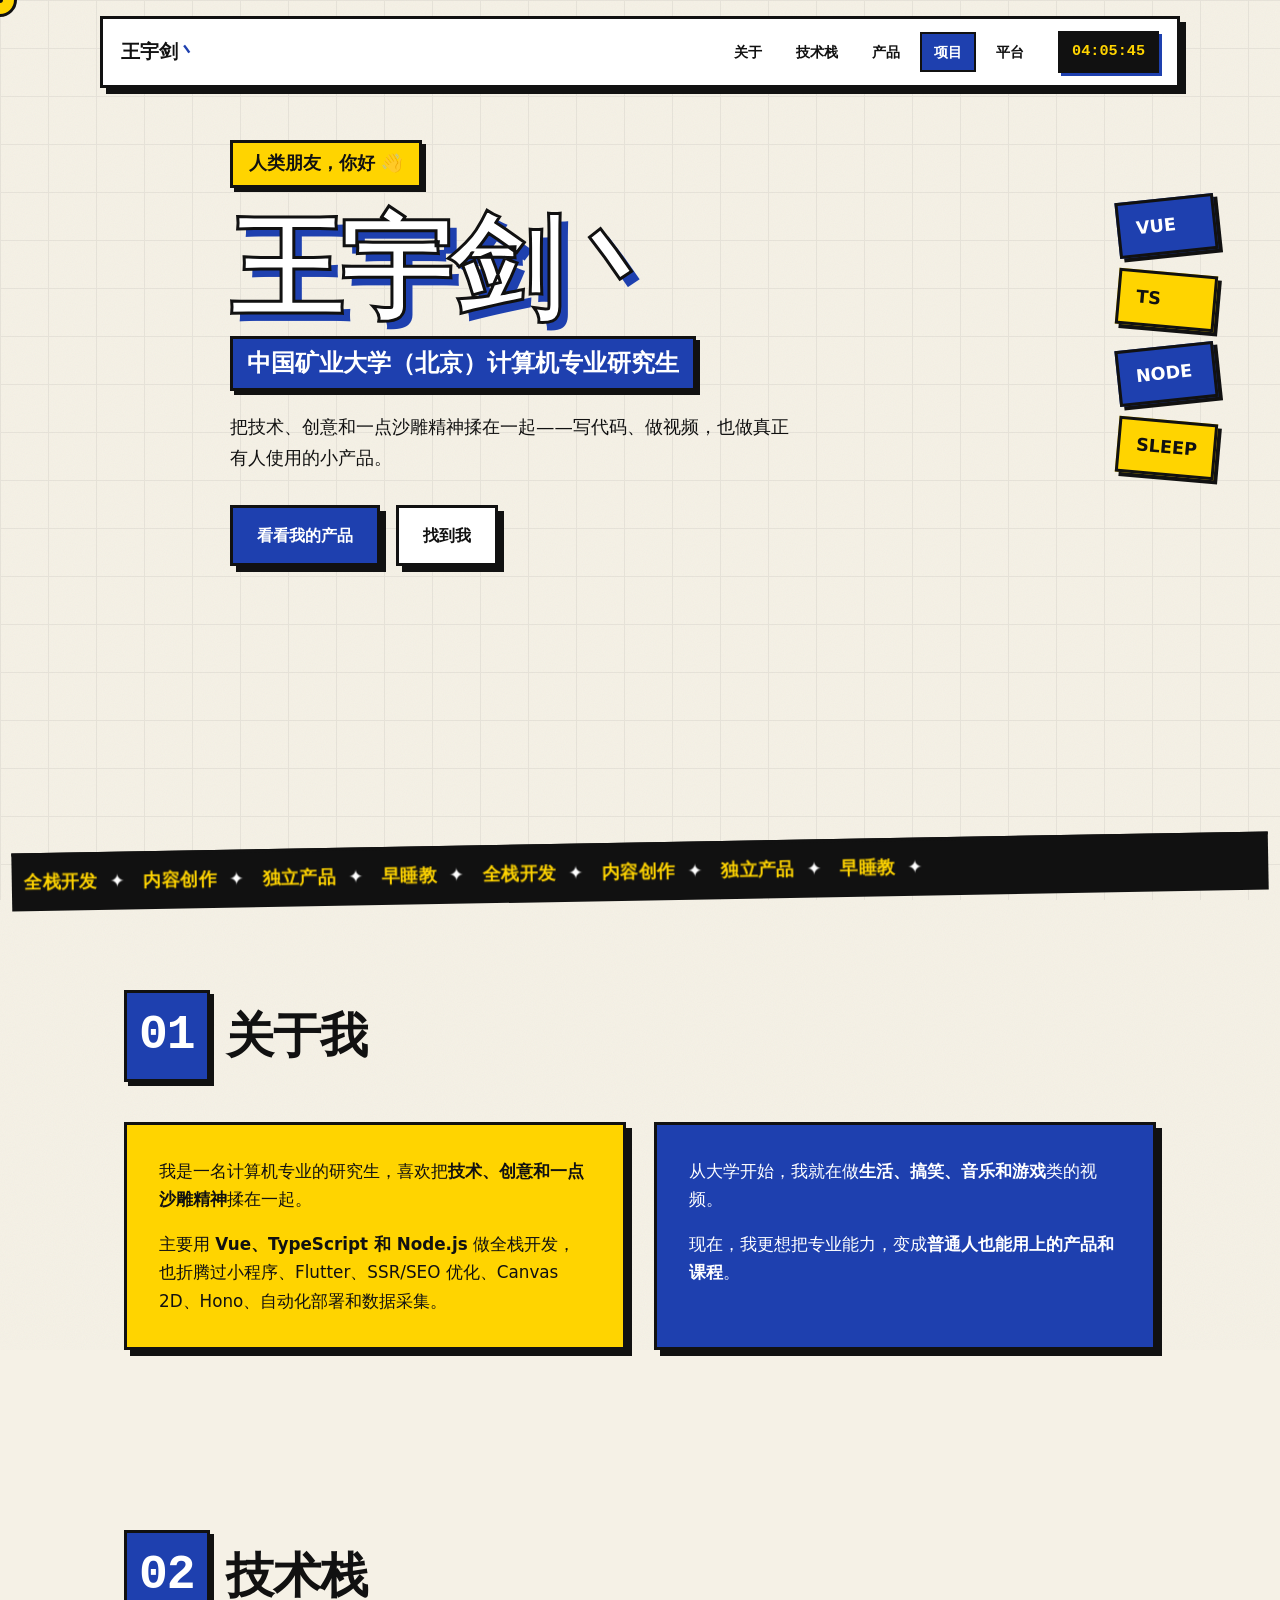
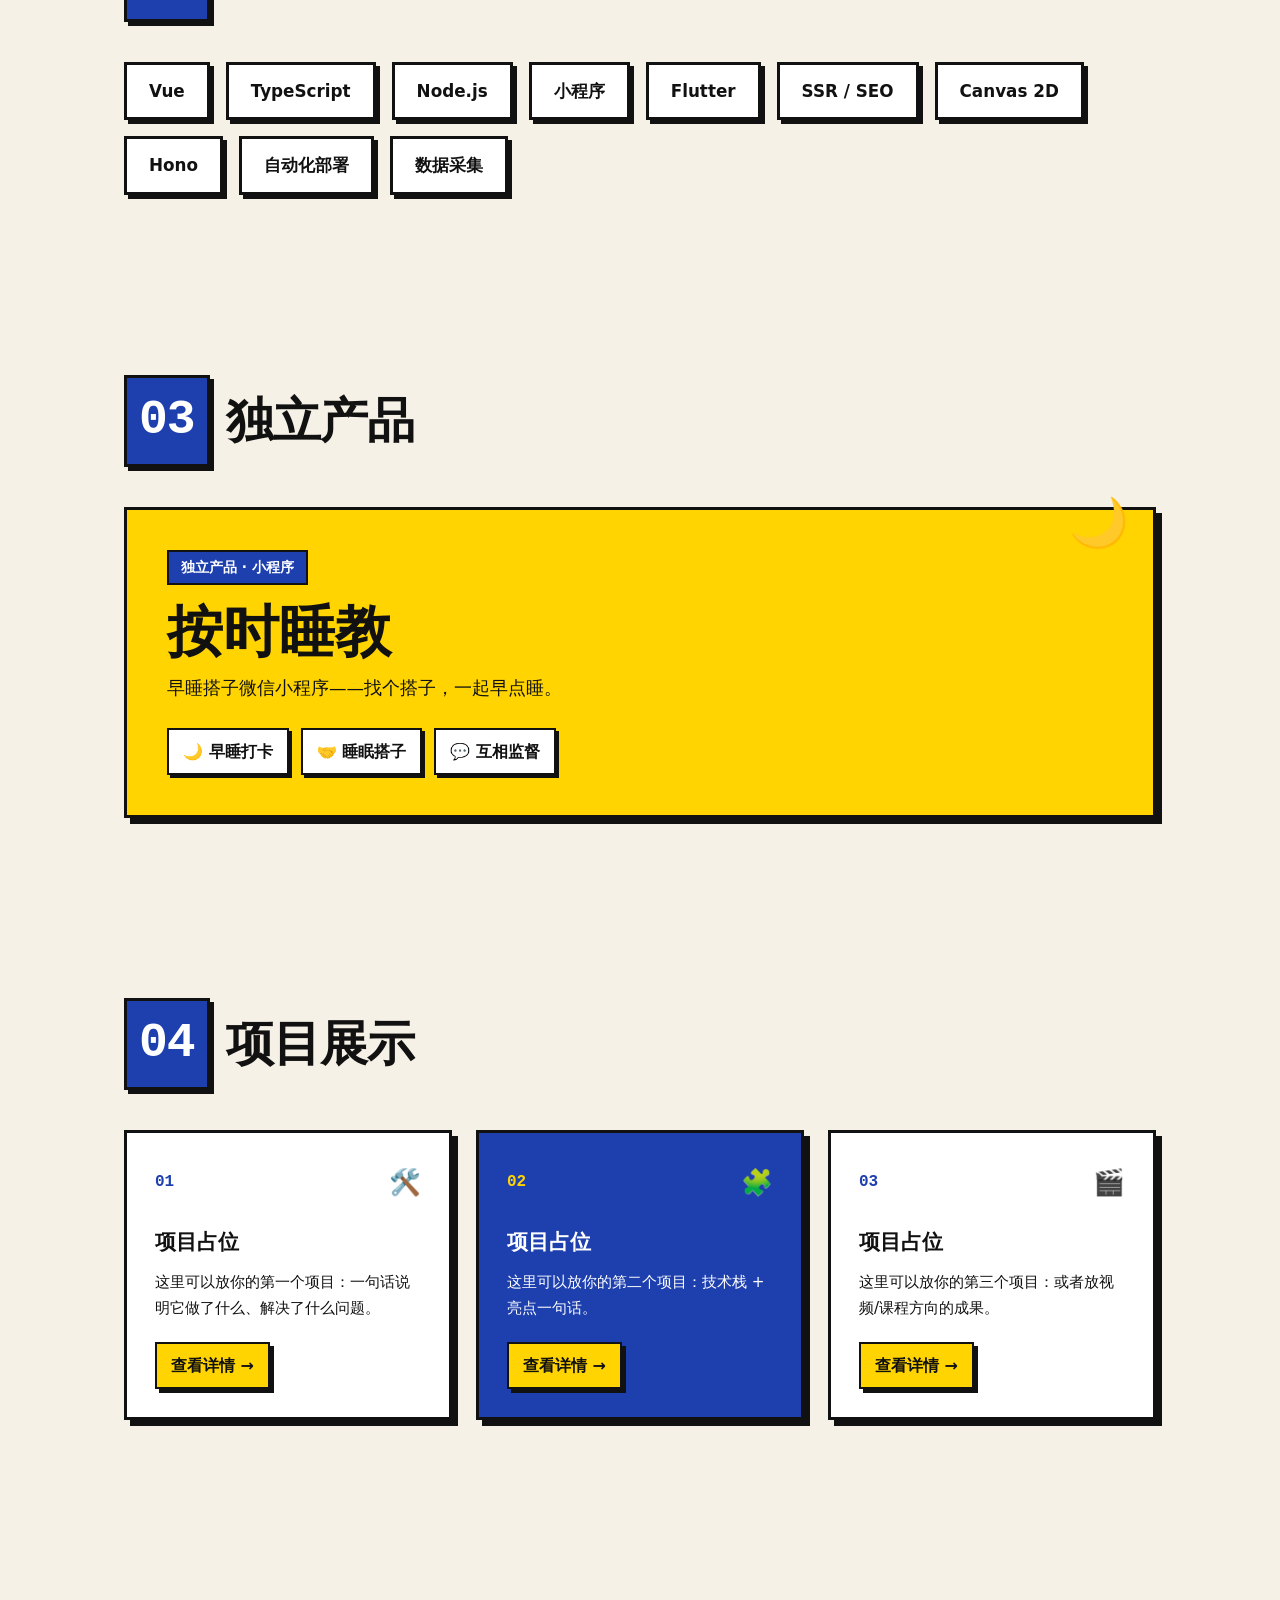
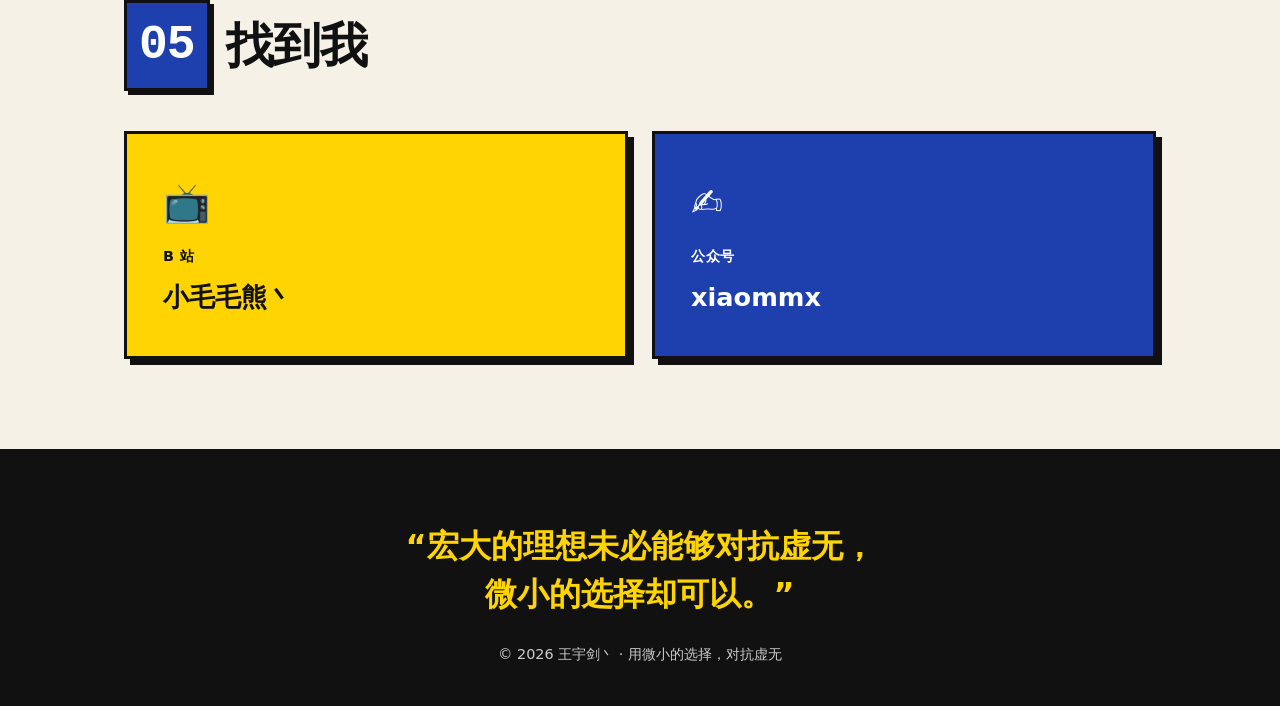
<file: index.html>
<!DOCTYPE html>
<html lang="zh-CN">
<head>
  <meta charset="UTF-8" />
  <meta name="viewport" content="width=device-width, initial-scale=1.0" />
  <title>王宇剑丶 — 计算机研究生 · 全栈开发者 · 内容创作者</title>
  <meta name="description" content="王宇剑丶的个人主页：中国矿业大学（北京）计算机专业研究生，全栈开发者、独立产品与内容创作者。代表作「按时睡教」早睡搭子小程序。" />
  <meta name="keywords" content="王宇剑, 全栈开发, Vue, TypeScript, Node.js, 按时睡教, 独立产品, 内容创作者" />
  <meta name="author" content="王宇剑丶" />

  <!-- Open Graph -->
  <meta property="og:type" content="website" />
  <meta property="og:title" content="王宇剑丶 — 计算机研究生 · 全栈开发者 · 内容创作者" />
  <meta property="og:description" content="把技术、创意和一点沙雕精神揉在一起：写代码、做视频，也做真正有人使用的小产品。" />
  <meta property="og:locale" content="zh_CN" />
  <meta name="twitter:card" content="summary" />
  <meta name="theme-color" content="#FFD400" />

  <link rel="stylesheet" href="style.css" />
</head>
<body>
  <!-- 背景装饰网格 -->
  <div class="bg-grid" aria-hidden="true"></div>
  <div class="noise" aria-hidden="true"></div>

  <!-- 导航 -->
  <header class="nav" id="nav">
    <a class="nav__logo" href="#top" id="logo">王宇剑<span class="nav__dot">丶</span></a>
    <nav class="nav__links" id="navLinks">
      <a href="#about">关于</a>
      <a href="#skills">技术栈</a>
      <a href="#product">产品</a>
      <a href="#projects">项目</a>
      <a href="#social">平台</a>
    </nav>
    <div class="nav__clock" id="clock">00:00:00</div>
    <button class="nav__burger" id="burger" aria-label="打开菜单">
      <span></span><span></span><span></span>
    </button>
  </header>

  <main>
    <!-- Hero -->
    <section class="hero" id="top">
      <div class="hero__inner">
        <p class="hero__hello reveal">人类朋友，你好 👋</p>
        <h1 class="hero__title reveal">
          <span class="hero__name" id="heroName">王宇剑丶</span>
        </h1>
        <p class="hero__role reveal">
          中国矿业大学（北京）<wbr>计算机专业研究生
        </p>
        <p class="hero__desc reveal">
          把技术、创意和一点沙雕精神揉在一起——写代码、做视频，也做真正有人使用的小产品。
        </p>
        <div class="hero__actions reveal">
          <a class="btn btn--blue" href="#product">看看我的产品</a>
          <a class="btn btn--ghost" href="#social">找到我</a>
        </div>
      </div>
      <div class="hero__badges reveal" id="badges" aria-hidden="true">
        <span class="sticker sticker--blue">VUE</span>
        <span class="sticker sticker--yellow">TS</span>
        <span class="sticker sticker--blue">NODE</span>
        <span class="sticker sticker--yellow">SLEEP</span>
      </div>
      <div class="marquee" aria-hidden="true">
        <div class="marquee__track">
          <span>全栈开发</span><i>✦</i>
          <span>内容创作</span><i>✦</i>
          <span>独立产品</span><i>✦</i>
          <span>早睡教</span><i>✦</i>
          <span>全栈开发</span><i>✦</i>
          <span>内容创作</span><i>✦</i>
          <span>独立产品</span><i>✦</i>
          <span>早睡教</span><i>✦</i>
        </div>
      </div>
    </section>

    <!-- 关于 -->
    <section class="section" id="about">
      <h2 class="section__title reveal"><span class="num">01</span> 关于我</h2>
      <div class="about reveal">
        <div class="about__card">
          <p>我是一名计算机专业的研究生，喜欢把<strong>技术、创意和一点沙雕精神</strong>揉在一起。</p>
          <p>主要用 <strong>Vue、TypeScript 和 Node.js</strong> 做全栈开发，也折腾过小程序、Flutter、SSR/SEO 优化、Canvas 2D、Hono、自动化部署和数据采集。</p>
        </div>
        <div class="about__card about__card--blue">
          <p>从大学开始，我就在做<strong>生活、搞笑、音乐和游戏</strong>类的视频。</p>
          <p>现在，我更想把专业能力，变成<strong>普通人也能用上的产品和课程</strong>。</p>
        </div>
      </div>
    </section>

    <!-- 技术栈 -->
    <section class="section" id="skills">
      <h2 class="section__title reveal"><span class="num">02</span> 技术栈</h2>
      <div class="skills reveal" id="skillsGrid">
        <div class="chip">Vue</div>
        <div class="chip">TypeScript</div>
        <div class="chip">Node.js</div>
        <div class="chip">小程序</div>
        <div class="chip">Flutter</div>
        <div class="chip">SSR / SEO</div>
        <div class="chip">Canvas 2D</div>
        <div class="chip">Hono</div>
        <div class="chip">自动化部署</div>
        <div class="chip">数据采集</div>
      </div>
    </section>

    <!-- 产品 -->
    <section class="section" id="product">
      <h2 class="section__title reveal"><span class="num">03</span> 独立产品</h2>
      <article class="product reveal">
        <div class="product__tag">独立产品 · 小程序</div>
        <h3 class="product__name">按时睡教</h3>
        <p class="product__desc">早睡搭子微信小程序——找个搭子，一起早点睡。</p>
        <div class="product__meta">
          <span>🌙 早睡打卡</span>
          <span>🤝 睡眠搭子</span>
          <span>💬 互相监督</span>
        </div>
      </article>
    </section>

    <!-- 项目展示 -->
    <section class="section" id="projects">
      <h2 class="section__title reveal"><span class="num">04</span> 项目展示</h2>
      <div class="projects reveal" id="projectsGrid">
        <article class="proj">
          <div class="proj__head"><span class="proj__idx">01</span><span class="proj__icon">🛠️</span></div>
          <h3 class="proj__title">项目占位</h3>
          <p class="proj__desc">这里可以放你的第一个项目：一句话说明它做了什么、解决了什么问题。</p>
          <a class="proj__link" href="#projects">查看详情 →</a>
        </article>
        <article class="proj proj--blue">
          <div class="proj__head"><span class="proj__idx">02</span><span class="proj__icon">🧩</span></div>
          <h3 class="proj__title">项目占位</h3>
          <p class="proj__desc">这里可以放你的第二个项目：技术栈 + 亮点一句话。</p>
          <a class="proj__link" href="#projects">查看详情 →</a>
        </article>
        <article class="proj">
          <div class="proj__head"><span class="proj__idx">03</span><span class="proj__icon">🎬</span></div>
          <h3 class="proj__title">项目占位</h3>
          <p class="proj__desc">这里可以放你的第三个项目：或者放视频/课程方向的成果。</p>
          <a class="proj__link" href="#projects">查看详情 →</a>
        </article>
      </div>
    </section>

    <!-- 内容平台 -->
    <section class="section" id="social">
      <h2 class="section__title reveal"><span class="num">05</span> 找到我</h2>
      <div class="social reveal">
        <a class="social__card" href="https://space.bilibili.com" target="_blank" rel="noopener">
          <span class="social__icon">📺</span>
          <span class="social__label">B 站</span>
          <span class="social__name">小毛毛熊丶</span>
        </a>
        <a class="social__card social__card--blue" href="#" target="_blank" rel="noopener">
          <span class="social__icon">✍️</span>
          <span class="social__label">公众号</span>
          <span class="social__name">xiaommx</span>
        </a>
      </div>
    </section>
  </main>

  <!-- 页脚引言 -->
  <footer class="footer">
    <blockquote class="footer__quote reveal">
      “宏大的理想未必能够对抗虚无，<br>微小的选择却可以。”
    </blockquote>
    <p class="footer__copy">© <span id="year"></span> 王宇剑丶 · 用微小的选择，对抗虚无</p>
  </footer>

  <div class="cursor" id="cursor" aria-hidden="true"></div>
  <div class="cursor-dot" id="cursorDot" aria-hidden="true"></div>

  <script src="script.js"></script>
</body>
</html>
</file>
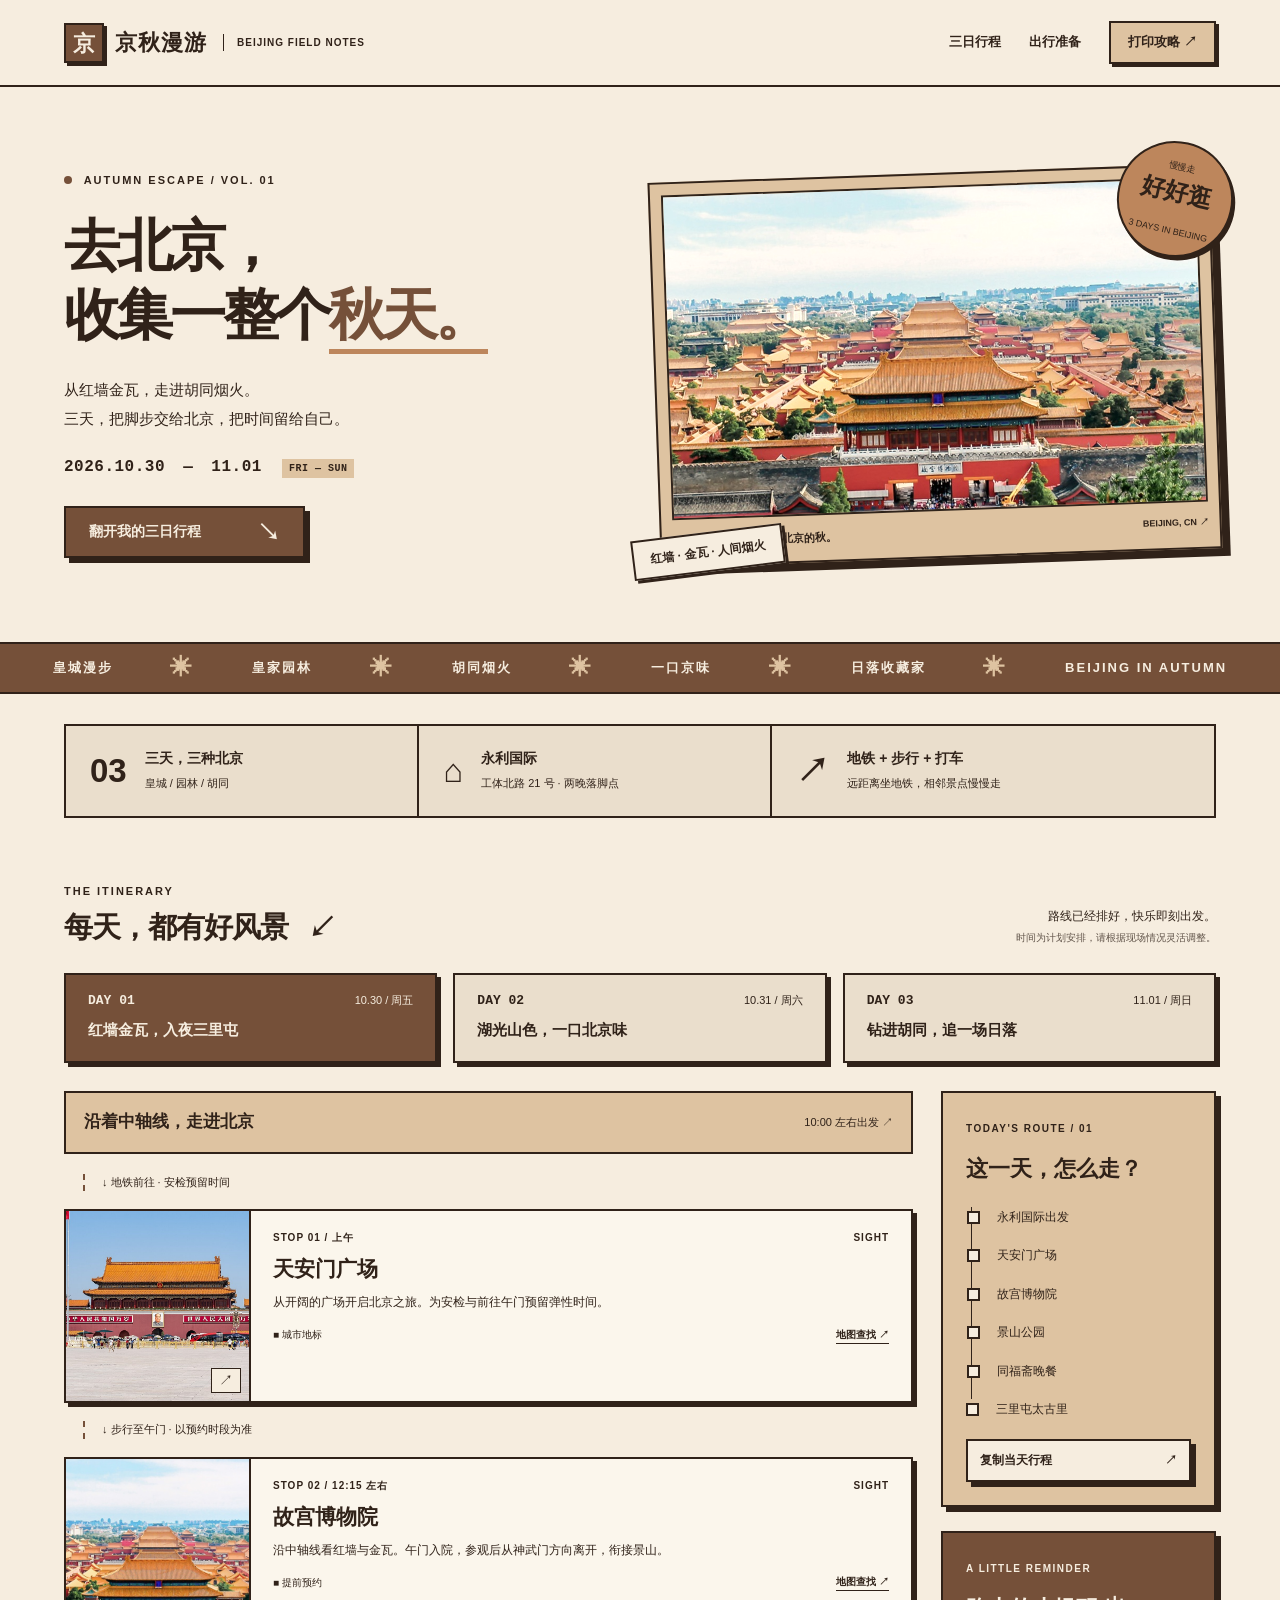
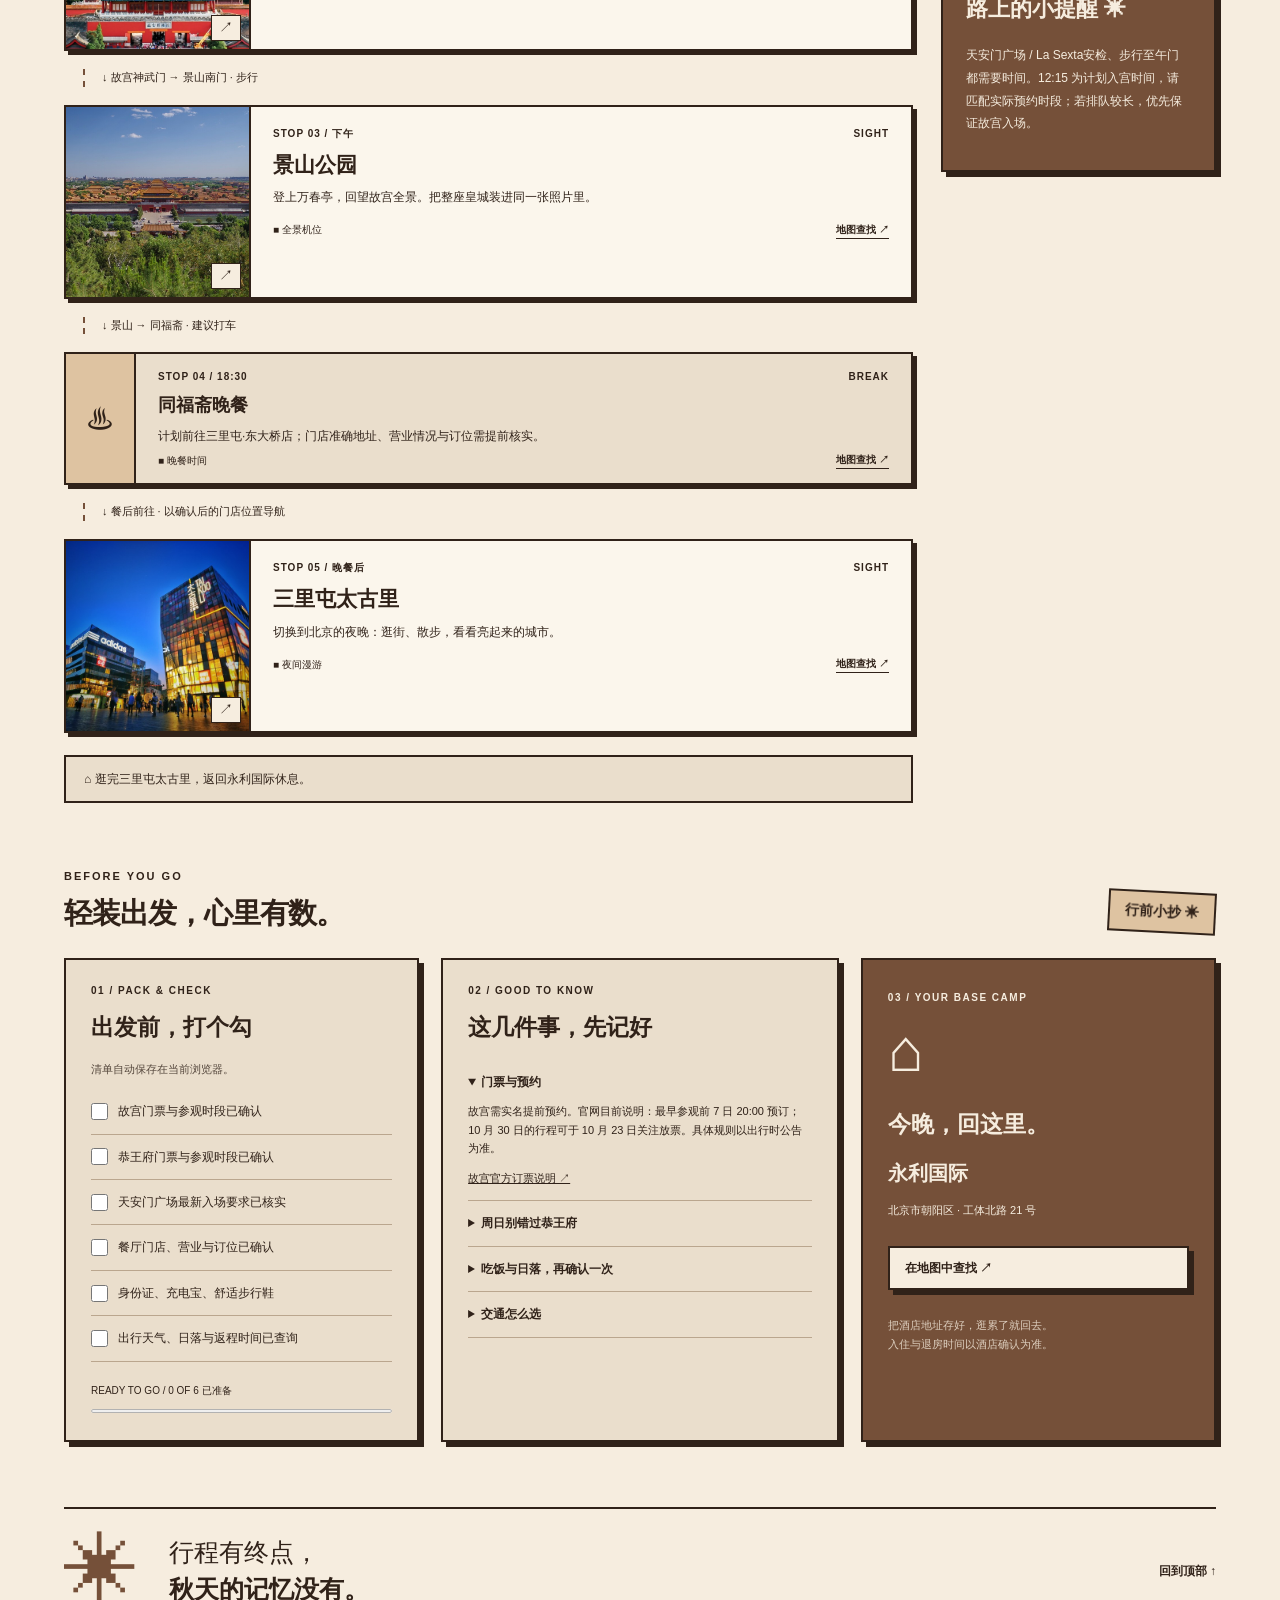
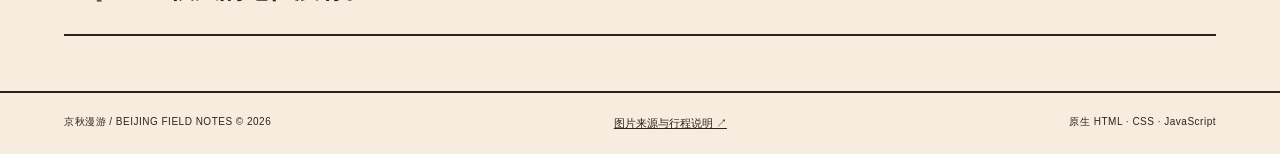
<file: beijing-trip/index.html>
<!doctype html>
<html lang="zh-CN">
<head><meta charset="UTF-8"><meta name="viewport" content="width=device-width,initial-scale=1"><meta name="theme-color" content="#6c4934"><meta name="description" content="北京三日秋游手册，2026年10月30日至11月1日。"><title>京秋漫游 · 北京三日旅行手册</title><link rel="stylesheet" href="style.css"><script src="app.js" defer></script></head>
<body>
<header class="topbar"><a href="#" class="brand"><span class="brand-icon">京</span> 京秋漫游 <small>BEIJING FIELD NOTES</small></a><nav aria-label="主要导航"><a href="#itinerary">三日行程</a><a href="#essentials">出行准备</a><button id="print" class="mini">打印攻略 ↗</button></nav></header>
<main>
<section class="hero" aria-labelledby="hero-title"><div class="hero-copy"><div class="eyebrow"><span class="dot"></span> AUTUMN ESCAPE / VOL. 01</div><h1 id="hero-title">去北京，<br>收集一整个<span>秋天。</span></h1><p class="intro">从红墙金瓦，走进胡同烟火。<br>三天，把脚步交给北京，把时间留给自己。</p><div class="date-stamp">2026.10.30 <span>—</span> 11.01 <b>FRI — SUN</b></div><a class="button primary" href="#itinerary">翻开我的三日行程 <span>↘</span></a></div><div class="hero-art"><figure class="cover"><img src="assets/palace.jpg" alt="从景山俯瞰故宫金色屋顶全景" fetchpriority="high"><figcaption><span>01 / 故宫的屋顶，藏着北京的秋。</span><span>BEIJING, CN ↗</span></figcaption></figure><div class="round-stamp">慢慢走<br><strong>好好逛</strong><br>3 DAYS IN BEIJING</div><span class="photo-label">红墙 · 金瓦 · 人间烟火</span></div></section>
<div class="ticker" aria-hidden="true">皇城漫步 <span>✳</span> 皇家园林 <span>✳</span> 胡同烟火 <span>✳</span> 一口京味 <span>✳</span> 日落收藏家 <span>✳</span> BEIJING IN AUTUMN</div>
<section class="trip-meta" aria-label="旅行概览"><div><span class="meta-symbol">03</span><p><b>三天，三种北京</b><small>皇城 / 园林 / 胡同</small></p></div><div><span class="meta-symbol">⌂</span><p><b>永利国际</b><small>工体北路 21 号 · 两晚落脚点</small></p></div><div><span class="meta-symbol">↗</span><p><b>地铁 + 步行 + 打车</b><small>远距离坐地铁，相邻景点慢慢走</small></p></div></section>
<section id="itinerary" class="itinerary"><div class="section-head"><div><span class="eyebrow">THE ITINERARY</span><h2>每天，都有好风景<span>↙</span></h2></div><p>路线已经排好，快乐即刻出发。<br><small>时间为计划安排，请根据现场情况灵活调整。</small></p></div><div class="day-tabs" role="tablist" aria-label="选择旅行日期"><button id="tab-0" role="tab" aria-selected="true" aria-controls="day-panel" data-day="0"><span>DAY 01 <small>10.30 / 周五</small></span><b>红墙金瓦，入夜三里屯</b></button><button id="tab-1" role="tab" aria-selected="false" aria-controls="day-panel" data-day="1" tabindex="-1"><span>DAY 02 <small>10.31 / 周六</small></span><b>湖光山色，一口北京味</b></button><button id="tab-2" role="tab" aria-selected="false" aria-controls="day-panel" data-day="2" tabindex="-1"><span>DAY 03 <small>11.01 / 周日</small></span><b>钻进胡同，追一场日落</b></button></div><div id="day-panel" role="tabpanel" aria-labelledby="tab-0" tabindex="0"></div></section>
<section id="essentials"><div class="section-head"><div><span class="eyebrow">BEFORE YOU GO</span><h2>轻装出发，心里有数。</h2></div><span class="tag">行前小抄 ✳</span></div><div class="essentials-grid"><article class="paper checklist"><div class="card-kicker">01 / PACK & CHECK</div><h3>出发前，打个勾</h3><p class="muted">清单自动保存在当前浏览器。</p><div id="checklist"></div><div class="check-progress"><span id="progress-label"></span><progress id="progress" max="6" value="0"></progress></div></article><article class="paper"><div class="card-kicker">02 / GOOD TO KNOW</div><h3>这几件事，先记好</h3><details open><summary>门票与预约</summary><p>故宫需实名提前预约。官网目前说明：最早参观前 7 日 20:00 预订；10 月 30 日的行程可于 10 月 23 日关注放票。具体规则以出行时公告为准。</p><a href="https://www.dpm.org.cn/subject_booking/" target="_blank" rel="noopener">故宫官方订票说明 ↗</a></details><details><summary>周日别错过恭王府</summary><p>官网当前导览标注 16:10 停止入馆、17:00 闭馆。建议 14:30 左右到达；当天如有延误，缩短南锣鼓巷或北海停留，优先保证预约时段。</p><a href="https://www.pgm.org.cn/pgm/daolan/daolan.shtml" target="_blank" rel="noopener">恭王府官方导览 ↗</a></details><details><summary>吃饭与日落，再确认一次</summary><p>同福斋（三里屯·东大桥店）准确地址及营业情况需核实；羲和雅苑、方砖厂炸酱面及烤鸦儿李记涮肉的具体门店也请出发前确认。16:40 为到达银锭桥等候日落的计划时间，实际日落与天气另行查询。</p></details><details><summary>交通怎么选</summary><p>远距离优先地铁；景点相邻路段步行。景山到同福斋、南锣鼓巷到北海南门建议打车。地图按钮打开地点搜索，请确认正确入口与门店。</p></details></article><article class="hotel"><span class="card-kicker">03 / YOUR BASE CAMP</span><div class="hotel-symbol">⌂</div><h3>今晚，回这里。</h3><strong>永利国际</strong><p>北京市朝阳区 · 工体北路 21 号</p><a class="button" target="_blank" rel="noopener" href="https://uri.amap.com/search?keyword=北京永利国际工体北路21号&city=北京">在地图中查找 ↗</a><p class="hotel-note">把酒店地址存好，逛累了就回去。<br>入住与退房时间以酒店确认为准。</p></article></div></section>
<section class="closing"><span>✳</span><p>行程有终点，<br><b>秋天的记忆没有。</b></p><a href="#">回到顶部 ↑</a></section>
</main><footer><span>京秋漫游 / BEIJING FIELD NOTES © 2026</span><button id="credits-open">图片来源与行程说明 ↗</button><span>原生 HTML · CSS · JavaScript</span></footer>
<dialog id="lightbox" aria-labelledby="lightbox-title"><button class="dialog-close" aria-label="关闭图片">×</button><img id="lightbox-img" alt=""><h3 id="lightbox-title"></h3><p>景点参考照片，非出行当日景色。</p></dialog><dialog id="credits" aria-labelledby="credits-title"><button class="dialog-close" aria-label="关闭来源说明">×</button><h2 id="credits-title">关于这本旅行手册</h2><p>路线与餐厅来自你的原始行程。未指定的中间时间为节奏建议，不代表已预约或实时交通信息。资料核对日期：2026.10.18。</p><p>照片仅作个人攻略中的景点参考，不代表当季景色；版权归原作者或来源站点所有，公开发布或商业使用前请确认授权。</p><div id="credit-links"></div></dialog><div id="toast" role="status" aria-live="polite"></div>
</body></html>
</file>
<file: style.css>
:root {
  --yellow: #FFD400;
  --blue: #1E40AF;
  --ink: #111111;
  --paper: #F5F1E6;
  --white: #FFFFFF;
  --pink: #FF6B9A;
  --border: 3px solid var(--ink);
  --shadow: 6px 6px 0 var(--ink);
  --shadow-sm: 4px 4px 0 var(--ink);
  --shadow-hover: 3px 3px 0 var(--ink);
}

* { box-sizing: border-box; margin: 0; padding: 0; }

html { scroll-behavior: smooth; }

body {
  font-family: ui-sans-serif, system-ui, "Segoe UI", "Microsoft YaHei", "PingFang SC", sans-serif;
  background: var(--paper);
  color: var(--ink);
  line-height: 1.7;
  overflow-x: hidden;
  cursor: none;
}

a { color: inherit; text-decoration: none; }

/* 背景装饰 */
.bg-grid {
  position: fixed;
  inset: 0;
  background-image:
    linear-gradient(var(--ink) 1px, transparent 1px),
    linear-gradient(90deg, var(--ink) 1px, transparent 1px);
  background-size: 48px 48px;
  opacity: 0.06;
  z-index: -2;
  pointer-events: none;
}

.noise {
  position: fixed;
  inset: -50%;
  z-index: -1;
  pointer-events: none;
  opacity: 0.05;
  background-image: url("data:image/svg+xml,%3Csvg xmlns='http://www.w3.org/2000/svg' width='120' height='120'%3E%3Cfilter id='n'%3E%3CfeTurbulence type='fractalNoise' baseFrequency='0.9' numOctaves='2'/%3E%3C/filter%3E%3Crect width='100%25' height='100%25' filter='url(%23n)'/%3E%3C/svg%3E");
}

/* 自定义光标 */
.cursor, .cursor-dot {
  position: fixed;
  top: 0; left: 0;
  pointer-events: none;
  z-index: 9999;
  transform: translate(-50%, -50%);
  transition: transform 0.08s linear;
}
.cursor {
  width: 34px; height: 34px;
  border: 3px solid var(--ink);
  background: var(--yellow);
  border-radius: 50%;
  mix-blend-mode: normal;
}
.cursor-dot {
  width: 6px; height: 6px;
  background: var(--ink);
  border-radius: 50%;
}
.cursor.is-hover { transform: translate(-50%, -50%) scale(1.6) rotate(45deg); border-radius: 4px; }

@media (hover: none) {
  body { cursor: auto; }
  .cursor, .cursor-dot { display: none; }
}

/* 导航 */
.nav {
  position: fixed;
  top: 16px;
  left: 50%;
  transform: translateX(-50%);
  width: min(1080px, calc(100% - 32px));
  display: flex;
  align-items: center;
  gap: 20px;
  padding: 12px 18px;
  background: var(--white);
  border: var(--border);
  box-shadow: var(--shadow);
  z-index: 100;
}
.nav__logo {
  font-weight: 900;
  font-size: 1.2rem;
  display: flex;
  align-items: center;
}
.nav__dot { color: var(--blue); }
.nav__links {
  display: flex;
  gap: 6px;
  margin-left: auto;
}
.nav__links a {
  font-weight: 700;
  font-size: 0.9rem;
  padding: 6px 12px;
  border: 2px solid transparent;
  transition: all 0.15s;
}
.nav__links a:hover {
  background: var(--yellow);
  border-color: var(--ink);
  box-shadow: var(--shadow-sm);
  transform: translate(-2px, -2px);
}
.nav__links a.active { background: var(--blue); color: var(--white); border-color: var(--ink); }
.nav__clock {
  font-weight: 900;
  font-family: "Consolas", "Courier New", monospace;
  font-size: 0.95rem;
  background: var(--ink);
  color: var(--yellow);
  padding: 6px 12px;
  border: 2px solid var(--ink);
  box-shadow: 3px 3px 0 var(--blue);
  white-space: nowrap;
}
.nav__burger {
  display: none;
  flex-direction: column;
  gap: 5px;
  background: var(--yellow);
  border: 3px solid var(--ink);
  box-shadow: var(--shadow-sm);
  padding: 8px;
  cursor: pointer;
}
.nav__burger span {
  width: 22px; height: 3px;
  background: var(--ink);
  display: block;
  transition: 0.2s;
}
.nav__burger.open span:nth-child(1) { transform: translateY(8px) rotate(45deg); }
.nav__burger.open span:nth-child(2) { opacity: 0; }
.nav__burger.open span:nth-child(3) { transform: translateY(-8px) rotate(-45deg); }

/* Hero */
.hero {
  min-height: 100vh;
  display: flex;
  flex-direction: column;
  justify-content: center;
  padding: 140px 24px 0;
  position: relative;
}
.hero__inner { max-width: 820px; width: 100%; margin: 0 auto; }
.hero__hello {
  display: inline-block;
  font-weight: 800;
  background: var(--yellow);
  border: var(--border);
  box-shadow: var(--shadow-sm);
  padding: 6px 16px;
  margin-bottom: 24px;
  font-size: clamp(0.9rem, 2.5vw, 1.1rem);
}
.hero__title { margin-bottom: 12px; }
.hero__name {
  font-size: clamp(3rem, 12vw, 7rem);
  font-weight: 900;
  line-height: 1;
  letter-spacing: -0.02em;
  text-transform: uppercase;
  -webkit-text-stroke: 3px var(--ink);
  color: var(--white);
  text-shadow: 8px 8px 0 var(--blue);
  display: inline-block;
  transition: transform 0.15s;
  cursor: pointer;
}
.hero__name:hover { transform: translate(-2px, -2px); }
.hero__name.boom { animation: boom 0.5s ease; }
@keyframes boom {
  0% { transform: scale(1) rotate(0); }
  30% { transform: scale(1.15) rotate(-4deg); }
  60% { transform: scale(0.95) rotate(3deg); }
  100% { transform: scale(1) rotate(0); }
}
.hero__role {
  font-weight: 800;
  font-size: clamp(1.1rem, 3.5vw, 1.5rem);
  background: var(--blue);
  color: var(--white);
  display: inline-block;
  padding: 4px 14px;
  border: var(--border);
  box-shadow: var(--shadow-sm);
  margin-bottom: 20px;
}
.hero__desc {
  max-width: 560px;
  font-size: clamp(1rem, 2.5vw, 1.15rem);
  margin-bottom: 32px;
}
.hero__actions { display: flex; gap: 16px; flex-wrap: wrap; }

.btn {
  font-weight: 800;
  font-size: 1rem;
  padding: 14px 24px;
  border: var(--border);
  box-shadow: var(--shadow);
  display: inline-block;
  transition: all 0.15s;
}
.btn--blue { background: var(--blue); color: var(--white); }
.btn--ghost { background: var(--white); color: var(--ink); }
.btn:hover { transform: translate(-3px, -3px); box-shadow: 9px 9px 0 var(--ink); }
.btn:active { transform: translate(2px, 2px); box-shadow: var(--shadow-hover); }

.hero__badges {
  position: absolute;
  right: 5%;
  top: 22%;
  display: flex;
  flex-direction: column;
  gap: 18px;
}
.sticker {
  font-weight: 900;
  font-size: 1.1rem;
  padding: 10px 16px;
  border: 3px solid var(--ink);
  box-shadow: var(--shadow-sm);
  display: inline-block;
  transform: rotate(var(--r, 0deg));
  animation: float 4s ease-in-out infinite;
  animation-delay: var(--d, 0s);
}
.sticker--blue { background: var(--blue); color: var(--white); --r: -6deg; }
.sticker--yellow { background: var(--yellow); color: var(--ink); --r: 5deg; }
@keyframes float {
  0%, 100% { transform: rotate(var(--r, 0deg)) translateY(0); }
  50% { transform: rotate(var(--r, 0deg)) translateY(-12px); }
}

.marquee {
  margin-top: auto;
  background: var(--ink);
  color: var(--yellow);
  border-top: 3px solid var(--ink);
  overflow: hidden;
  white-space: nowrap;
  padding: 12px 0;
  transform: rotate(-1deg) scale(1.02);
}
.marquee__track {
  display: inline-block;
  animation: scroll 18s linear infinite;
  font-weight: 900;
  font-size: 1.1rem;
}
.marquee__track span { padding: 0 12px; }
.marquee__track i { color: var(--white); font-style: normal; }
@keyframes scroll {
  0% { transform: translateX(0); }
  100% { transform: translateX(-50%); }
}

/* 通用 section */
.section {
  max-width: 1080px;
  margin: 0 auto;
  padding: 90px 24px;
}
.section__title {
  font-size: clamp(1.8rem, 6vw, 3rem);
  font-weight: 900;
  text-transform: uppercase;
  letter-spacing: -0.02em;
  margin-bottom: 40px;
  display: flex;
  align-items: center;
  gap: 16px;
}
.section__title .num {
  background: var(--blue);
  color: var(--white);
  padding: 2px 12px;
  border: var(--border);
  box-shadow: var(--shadow-sm);
  font-family: "Consolas", monospace;
}

/* 关于 */
.about {
  display: grid;
  grid-template-columns: 1fr 1fr;
  gap: 28px;
}
.about__card {
  background: var(--yellow);
  border: var(--border);
  box-shadow: var(--shadow);
  padding: 32px;
  font-size: 1.05rem;
  transition: transform 0.15s;
}
.about__card--blue { background: var(--blue); color: var(--white); }
.about__card:hover { transform: translate(-4px, -4px); box-shadow: 10px 10px 0 var(--ink); }
.about__card p + p { margin-top: 16px; }

/* 技术栈 */
.skills {
  display: flex;
  flex-wrap: wrap;
  gap: 16px;
}
.chip {
  font-weight: 800;
  font-size: 1.05rem;
  padding: 12px 22px;
  border: var(--border);
  box-shadow: var(--shadow-sm);
  background: var(--white);
  transition: all 0.15s;
  cursor: default;
  user-select: none;
}
.chip:nth-child(odd):hover { background: var(--yellow); transform: translate(-3px, -3px) rotate(-2deg); }
.chip:nth-child(even):hover { background: var(--blue); color: var(--white); transform: translate(-3px, -3px) rotate(2deg); }

/* 产品 */
.product {
  background: var(--yellow);
  border: var(--border);
  box-shadow: var(--shadow);
  padding: 40px;
  position: relative;
}
.product::after {
  content: "🌙";
  position: absolute;
  top: -28px; right: 24px;
  font-size: 3rem;
  animation: float 3s ease-in-out infinite;
}
.product__tag {
  display: inline-block;
  font-weight: 800;
  font-size: 0.85rem;
  background: var(--blue);
  color: var(--white);
  padding: 4px 12px;
  border: 2px solid var(--ink);
  margin-bottom: 16px;
}
.product__name {
  font-size: clamp(2rem, 7vw, 3.5rem);
  font-weight: 900;
  line-height: 1.1;
  margin-bottom: 12px;
}
.product__desc { font-size: 1.1rem; margin-bottom: 24px; }
.product__meta { display: flex; gap: 12px; flex-wrap: wrap; }
.product__meta span {
  font-weight: 700;
  background: var(--white);
  border: 2px solid var(--ink);
  padding: 8px 14px;
  box-shadow: var(--shadow-hover);
}

/* 项目 */
.projects {
  display: grid;
  grid-template-columns: repeat(3, 1fr);
  gap: 24px;
}
.proj {
  background: var(--white);
  border: var(--border);
  box-shadow: var(--shadow);
  padding: 28px;
  display: flex;
  flex-direction: column;
  transition: transform 0.15s;
}
.proj--blue { background: var(--blue); color: var(--white); }
.proj:hover { transform: translate(-4px, -4px); box-shadow: 10px 10px 0 var(--ink); }
.proj__head {
  display: flex;
  justify-content: space-between;
  align-items: center;
  margin-bottom: 20px;
}
.proj__idx { font-family: "Consolas", monospace; font-weight: 900; color: var(--blue); }
.proj--blue .proj__idx { color: var(--yellow); }
.proj__icon { font-size: 1.6rem; }
.proj__title { font-size: 1.3rem; font-weight: 900; margin-bottom: 10px; }
.proj__desc { font-size: 0.95rem; margin-bottom: 20px; flex: 1; }
.proj__link {
  font-weight: 800;
  border: 2px solid var(--ink);
  padding: 8px 14px;
  display: inline-block;
  align-self: flex-start;
  background: var(--yellow);
  box-shadow: var(--shadow-sm);
  transition: all 0.15s;
}
.proj__link:hover { transform: translate(-2px, -2px); }
.proj--blue .proj__link { background: var(--yellow); color: var(--ink); }

/* 平台 */
.social {
  display: grid;
  grid-template-columns: 1fr 1fr;
  gap: 24px;
}
.social__card {
  background: var(--yellow);
  border: var(--border);
  box-shadow: var(--shadow);
  padding: 36px;
  display: flex;
  flex-direction: column;
  gap: 8px;
  transition: transform 0.15s;
}
.social__card--blue { background: var(--blue); color: var(--white); }
.social__card:hover { transform: translate(-4px, -4px); box-shadow: 10px 10px 0 var(--ink); }
.social__icon { font-size: 2.4rem; }
.social__label { font-weight: 800; font-size: 0.9rem; text-transform: uppercase; letter-spacing: 0.05em; }
.social__name { font-weight: 900; font-size: 1.6rem; }

/* 页脚 */
.footer {
  border-top: 3px solid var(--ink);
  background: var(--ink);
  color: var(--white);
  text-align: center;
  padding: 70px 24px 40px;
}
.footer__quote {
  font-size: clamp(1.3rem, 4vw, 2rem);
  font-weight: 900;
  line-height: 1.5;
  color: var(--yellow);
  margin-bottom: 24px;
}
.footer__copy { color: #ccc; font-size: 0.9rem; }

/* 入场动画 */
.reveal {
  opacity: 0;
  transform: translateY(30px);
  transition: opacity 0.6s ease, transform 0.6s ease;
}
.reveal.visible { opacity: 1; transform: translateY(0); }

/* 响应式 */
@media (max-width: 820px) {
  .nav__links {
    position: fixed;
    top: 78px;
    left: 16px; right: 16px;
    flex-direction: column;
    background: var(--white);
    border: var(--border);
    box-shadow: var(--shadow);
    padding: 12px;
    gap: 4px;
    transform: translateY(-140%);
    transition: transform 0.25s ease;
  }
  .nav__links.open { transform: translateY(0); }
  .nav__links a { padding: 14px; border-bottom: 2px dashed #ddd; }
  .nav__links a:last-child { border-bottom: none; }
  .nav__burger { display: flex; }
  .nav__clock { display: none; }
  .hero__badges { display: none; }
  .about { grid-template-columns: 1fr; }
  .projects { grid-template-columns: 1fr; }
  .social { grid-template-columns: 1fr; }
}

/* 彩蛋粒子 */
.particle {
  position: fixed;
  pointer-events: none;
  z-index: 9998;
  font-weight: 900;
  font-size: 1.4rem;
  animation: particleFly 1s ease-out forwards;
}
@keyframes particleFly {
  0% { transform: translate(-50%, -50%) scale(1); opacity: 1; }
  100% { transform: translate(calc(-50% + var(--tx)), calc(-50% + var(--ty))) scale(0.4); opacity: 0; }
}
</file>
<file: beijing-trip/style.css>
:root{--ink:#302219;--coffee:#755039;--caramel:#bd865c;--sand:#dec3a1;--paper:#f6eddf;--cream:#eadecc;--line:2px solid var(--ink);--shadow:5px 5px 0 var(--ink)}*{box-sizing:border-box}html{scroll-behavior:smooth;scroll-padding-top:30px}body{margin:0;background:var(--paper);color:var(--ink);font-family:"Microsoft YaHei","PingFang SC",Arial,sans-serif;font-size:14px;line-height:1.7}a{color:inherit;text-decoration:none}button,input{font:inherit}button,a,input,summary{-webkit-tap-highlight-color:transparent}button{color:inherit;cursor:pointer}button:focus-visible,a:focus-visible,summary:focus-visible,input:focus-visible{outline:3px solid #a35422;outline-offset:5px}button{border-radius:0}img{max-width:100%;display:block}.topbar{height:87px;border-bottom:var(--line);padding:0 5%;display:flex;align-items:center;justify-content:space-between;background:var(--paper)}.brand{display:flex;align-items:center;gap:11px;font-weight:900;font-size:22px;letter-spacing:1px}.brand-icon{width:40px;height:40px;background:var(--coffee);color:var(--paper);display:grid;place-items:center;border:var(--line);box-shadow:3px 3px 0 var(--ink)}.brand small{font-size:10px;letter-spacing:1px;border-left:1px solid var(--ink);padding-left:13px;margin-left:5px}nav{display:flex;align-items:center;gap:28px;font-size:13px;font-weight:bold}.mini{background:var(--sand);border:var(--line);padding:8px 17px;box-shadow:3px 3px 0 var(--ink)}main{max-width:1440px;margin:auto}.hero{display:grid;grid-template-columns:1fr 1.04fr;gap:50px;padding:64px 5% 62px;align-items:center;overflow:hidden}.eyebrow{font:700 11px/1.5 Arial,sans-serif;letter-spacing:2px;display:block}.dot{display:inline-block;width:8px;height:8px;background:var(--coffee);border-radius:50%;margin-right:7px}h1{font-size:clamp(43px,4.4vw,68px);line-height:1.23;letter-spacing:-3px;margin:22px 0;font-weight:900}h1 span{color:var(--coffee);display:inline-block;border-bottom:5px solid var(--caramel)}.intro{font-size:15px;line-height:1.9;margin-bottom:22px}.date-stamp{font:bold 16px/1.5 Consolas,monospace;letter-spacing:.5px}.date-stamp span{padding:0 8px}.date-stamp b{font-size:10px;background:var(--sand);padding:4px 7px;margin-left:10px;white-space:nowrap}.button{display:inline-flex;justify-content:space-between;align-items:center;gap:30px;padding:12px 23px;background:var(--paper);border:var(--line);box-shadow:var(--shadow);font-weight:bold;transition:transform .15s,box-shadow .15s}.button:hover,.mini:hover{transform:translate(2px,2px);box-shadow:2px 2px 0 var(--ink)}.primary{margin-top:27px;background:var(--coffee);color:var(--paper);min-width:241px}.primary span{font-size:23px;line-height:1}.hero-art{position:relative;padding:22px 0}.cover{margin:0;transform:rotate(-2deg);background:var(--sand);border:var(--line);box-shadow:8px 8px 0 var(--ink);padding:11px 11px 0}.cover img{height:325px;width:100%;object-fit:cover;border:var(--line);filter:sepia(.17)}.cover figcaption{display:flex;justify-content:space-between;gap:10px;padding:13px 0;font-size:11px;font-weight:bold}.cover figcaption span:last-child{font-size:9px}.round-stamp{position:absolute;top:-10px;right:-17px;border:var(--line);background:var(--caramel);width:116px;height:116px;border-radius:50%;display:flex;flex-direction:column;justify-content:center;text-align:center;transform:rotate(13deg);font-size:9px;line-height:1.55;box-shadow:3px 3px 0 var(--ink)}.round-stamp strong{font-size:24px}.photo-label{position:absolute;bottom:7px;left:-22px;transform:rotate(-7deg);padding:8px 16px;border:var(--line);background:var(--paper);font-size:12px;font-weight:bold;box-shadow:3px 3px 0 var(--ink)}.ticker{background:var(--coffee);color:var(--paper);border-block:var(--line);padding:13px 15px;display:flex;align-items:center;justify-content:space-evenly;gap:20px;white-space:nowrap;overflow:hidden;font-weight:bold;font-size:13px;letter-spacing:2px}.ticker span{color:var(--sand);font-size:22px;line-height:1}.trip-meta{margin:30px 5% 65px;border:var(--line);display:grid;grid-template-columns:1fr 1fr 1.25fr;background:var(--cream)}.trip-meta>div{display:flex;gap:18px;align-items:center;padding:17px 24px;border-right:var(--line)}.trip-meta>div:last-child{border:0}.meta-symbol{font-size:33px;font-weight:900}.trip-meta p{margin:0}.trip-meta b{display:block;font-size:14px}.trip-meta small{font-size:11px}.itinerary,#essentials{padding:0 5%;margin-bottom:65px}.section-head{display:flex;align-items:flex-end;justify-content:space-between;gap:20px;margin-bottom:26px}.section-head h2{font-size:29px;letter-spacing:-1px;line-height:1.3;margin:10px 0 0;font-weight:900}.section-head h2 span{margin-left:20px}.section-head p{margin:0;text-align:right;font-size:12px}.section-head small{font-size:10px;opacity:.75}.day-tabs{display:grid;grid-template-columns:repeat(3,1fr);gap:16px;margin-bottom:28px}.day-tabs button{text-align:left;border:var(--line);background:var(--cream);padding:18px 22px;box-shadow:4px 4px 0 var(--ink)}.day-tabs button[aria-selected=true]{background:var(--coffee);color:var(--paper)}.day-tabs span{display:flex;justify-content:space-between;font:bold 13px Consolas,monospace;margin-bottom:9px}.day-tabs small{font:11px "Microsoft YaHei",sans-serif}.day-tabs b{font-size:15px}.day-layout{display:grid;grid-template-columns:minmax(0,1fr) 275px;gap:28px}.day-summary{display:flex;align-items:center;justify-content:space-between;padding:15px 18px;background:var(--sand);border:var(--line);margin-bottom:20px;gap:14px}.day-summary h3{font-size:17px;margin:0}.day-summary span{font-size:11px;white-space:nowrap}.route-list{display:grid;gap:18px}.stop{border:var(--line);background:#fbf6ec;display:grid;grid-template-columns:185px 1fr;box-shadow:4px 4px 0 var(--ink);overflow:hidden}.stop-photo{padding:0;border:0;border-right:var(--line);background:var(--sand);position:relative;min-height:190px;overflow:hidden}.stop-photo img{width:100%;height:100%;object-fit:cover;position:absolute;inset:0;transition:transform .35s}.stop-photo:hover img{transform:scale(1.05)}.zoom-label{position:absolute;bottom:8px;right:8px;background:var(--paper);padding:0 7px;border:1px solid var(--ink);font-size:14px}.stop-copy{padding:18px 22px}.stop-meta{font-size:10px;font-weight:bold;letter-spacing:1px;display:flex;justify-content:space-between;gap:10px}.stop h4{font-size:21px;margin:5px 0}.stop p{font-size:12px;margin:5px 0 12px;line-height:1.8}.stop-actions{display:flex;justify-content:space-between;align-items:center;font-size:10px;gap:12px}.map-link{font-weight:bold;border-bottom:1px solid var(--ink);white-space:nowrap}.transit{padding:0 0 0 17px;font-size:11px;border-left:2px dashed var(--coffee);margin-left:19px;line-height:1.6}.meal{grid-template-columns:70px 1fr;background:var(--cream)}.meal-icon{display:grid;place-items:center;font-size:28px;border-right:var(--line);background:var(--sand)}.meal .stop-copy{padding-block:14px}.meal h4{font-size:18px}.meal p{margin-bottom:4px}.sidebar{align-self:start;position:sticky;top:22px}.side-card{border:var(--line);padding:23px;background:var(--sand);box-shadow:var(--shadow);margin-bottom:24px}.side-card.dark{background:var(--coffee);color:var(--paper)}.card-kicker{font:700 10px Arial;letter-spacing:1.5px}.side-card h3{font-size:22px;margin:10px 0 17px}.route-map{padding:0;list-style:none;margin:20px 0}.route-map li{position:relative;padding:0 0 18px 25px;margin-left:5px;border-left:1px solid currentColor;font-size:12px}.route-map li:before{content:"";position:absolute;width:9px;height:9px;left:-5px;top:4px;background:var(--paper);border:2px solid var(--ink)}.route-map li:last-child{border:0;padding-bottom:0}.side-card p{font-size:12px;line-height:1.9}.side-card .button{width:100%;padding:9px 12px;font-size:12px;color:var(--ink);gap:5px}.day-end{margin-top:22px;padding:12px 18px;border:var(--line);font-size:12px;background:var(--cream)}.tag{padding:7px 15px;border:var(--line);background:var(--sand);transform:rotate(3deg);font-weight:bold}.essentials-grid{display:grid;grid-template-columns:1fr 1.12fr 1fr;gap:22px}.paper,.hotel{padding:25px;border:var(--line);box-shadow:var(--shadow);background:var(--cream)}.paper h3,.hotel h3{font-size:23px;margin:12px 0}.muted{font-size:11px;opacity:.8}.checklist label{display:flex;align-items:center;gap:10px;font-size:12px;border-bottom:1px solid #baa68e;padding:12px 0;cursor:pointer}.checklist input{accent-color:var(--coffee);width:17px;height:17px;margin:0}.checklist label:has(input:checked) span{text-decoration:line-through;opacity:.6}.check-progress{margin-top:20px;font-size:10px}.check-progress progress{display:block;width:100%;height:8px;margin-top:8px;accent-color:var(--coffee)}details{border-bottom:1px solid #baa68e;padding:12px 0;font-size:12px}summary{cursor:pointer;font-weight:bold}details p{font-size:11px;margin:10px 0}details a{font-size:11px;text-decoration:underline}.hotel{background:var(--coffee);color:var(--paper)}.hotel-symbol{font-size:60px;line-height:1.4}.hotel strong{font-size:20px}.hotel p{font-size:11px}.hotel .button{color:var(--ink);font-size:12px;width:100%;padding:10px 15px;margin:15px 0}.hotel-note{opacity:.8}.closing{margin:0 5% 55px;border-block:var(--line);display:flex;align-items:center;padding:25px 0;gap:30px}.closing>span{font-size:75px;line-height:1;color:var(--coffee)}.closing p{font-size:25px;line-height:1.5;margin:0}.closing a{margin-left:auto;font-size:12px;font-weight:bold}footer{border-top:var(--line);padding:22px 5%;display:flex;justify-content:space-between;gap:15px;font:10px Arial,sans-serif;letter-spacing:.5px}footer button{background:none;border:0;font-size:11px;text-decoration:underline}dialog{padding:24px;border:var(--line);background:var(--paper);color:var(--ink);max-width:min(850px,90vw);max-height:90vh;box-shadow:8px 8px 0 var(--ink)}dialog::backdrop{background:#24170fe0}.dialog-close{display:block;margin:0 0 15px auto;border:var(--line);background:var(--sand);font-size:25px;width:37px;height:37px;line-height:1}#lightbox-img{max-height:65vh;object-fit:contain;margin:auto}dialog h3{margin-bottom:0}dialog p{font-size:12px}#credits{width:650px}#credit-links{display:grid;gap:9px;font-size:12px}#credit-links a{text-decoration:underline}#toast{position:fixed;bottom:24px;left:50%;transform:translateX(-50%);background:var(--ink);color:var(--paper);padding:12px 24px;border:2px solid var(--sand);box-shadow:var(--shadow);z-index:10;display:none;max-width:90vw}.print-days{display:none}
@media(min-width:1550px){.topbar,footer{padding-inline:calc((100vw - 1296px)/2)}}
@media(max-width:1000px){.brand small{display:none}.hero{gap:30px}.cover img{height:290px}.trip-meta>div{padding:15px}.day-layout{grid-template-columns:minmax(0,1fr) 230px;gap:20px}.stop{grid-template-columns:145px 1fr}.meal{grid-template-columns:52px 1fr}.stop-copy{padding:16px}.essentials-grid{grid-template-columns:1fr 1fr}.hotel{grid-column:1/-1}.hotel-symbol{display:none}.day-tabs button{padding:15px}.day-tabs b{font-size:13px}}
@media(max-width:720px){.topbar{height:auto;min-height:76px;flex-wrap:wrap;gap:16px;padding-block:16px}.brand{font-size:19px}nav{gap:18px;font-size:11px}.mini{padding:5px 8px;font-size:11px}.hero{grid-template-columns:1fr;padding-top:35px;gap:25px}.hero h1{font-size:52px}.hero-art{padding:15px 10px 22px}.cover img{height:270px}.round-stamp{right:0;width:100px;height:100px}.photo-label{left:0;bottom:10px}.ticker{justify-content:flex-start;font-size:11px;gap:18px}.trip-meta{grid-template-columns:1fr;margin-bottom:40px}.trip-meta>div{border:0;border-bottom:var(--line);padding:12px 20px}.meta-symbol{font-size:27px;min-width:36px}.section-head{display:block}.section-head h2{font-size:26px}.section-head p{text-align:left;margin-top:15px}.day-tabs{gap:8px}.day-tabs button{padding:11px 8px;box-shadow:3px 3px 0 var(--ink)}.day-tabs span{display:block;font-size:12px}.day-tabs small{display:block;font-size:9px;margin-top:5px}.day-tabs b{font-size:11px;line-height:1.6;display:block}.day-layout{grid-template-columns:1fr}.sidebar{position:static;display:grid;grid-template-columns:1fr 1fr;gap:16px}.side-card{padding:17px;margin-bottom:0}.side-card h3{font-size:19px}.stop{grid-template-columns:125px 1fr}.stop-copy{padding:14px}.stop h4{font-size:18px}.stop p{font-size:11px}.stop-meta{font-size:9px;letter-spacing:0}.stop-actions{align-items:flex-start;font-size:9px}.meal{grid-template-columns:45px 1fr}.day-summary{align-items:flex-start}.day-summary h3{font-size:15px}.day-summary span{font-size:10px}.essentials-grid{grid-template-columns:1fr}.hotel{grid-column:auto}.tag{display:inline-block;margin-top:16px}.closing{gap:18px}.closing>span{font-size:50px}.closing p{font-size:20px}footer{flex-wrap:wrap;line-height:1.8}.itinerary,#essentials{margin-bottom:45px}}
@media(prefers-reduced-motion:reduce){html{scroll-behavior:auto}*{transition:none!important}}
@media print{body{background:white;font-size:11px}.topbar,nav,.hero,.ticker,.trip-meta,.day-tabs,#day-panel,.closing,footer,dialog,#toast,.map-link,.zoom-label,.sidebar .button{display:none!important}.print-days{display:block!important}.itinerary,#essentials{padding:0;margin:20px 0}.section-head{margin:10px 0}.section-head h2{font-size:22px}.section-head p{display:none}.print-day{break-before:page}.print-day:first-child{break-before:auto}.day-layout{display:block}.sidebar{display:none}.stop{box-shadow:none;break-inside:avoid;grid-template-columns:105px 1fr;margin-bottom:8px}.stop-photo{min-height:110px}.stop h4{font-size:16px}.stop p{margin:4px 0}.stop-copy{padding:10px}.route-list{gap:5px}.meal{grid-template-columns:40px 1fr}.day-end{margin-top:10px}.transit{padding-block:5px}.essentials-grid{display:block}.paper,.hotel{box-shadow:none;margin-bottom:15px;break-inside:avoid}.hotel-symbol,.hotel .button{display:none}details>p,details>a{display:block!important}#essentials{break-before:page}.paper{padding:15px}.checklist label{padding:5px 0}*{-webkit-print-color-adjust:exact;print-color-adjust:exact}}
</file>
